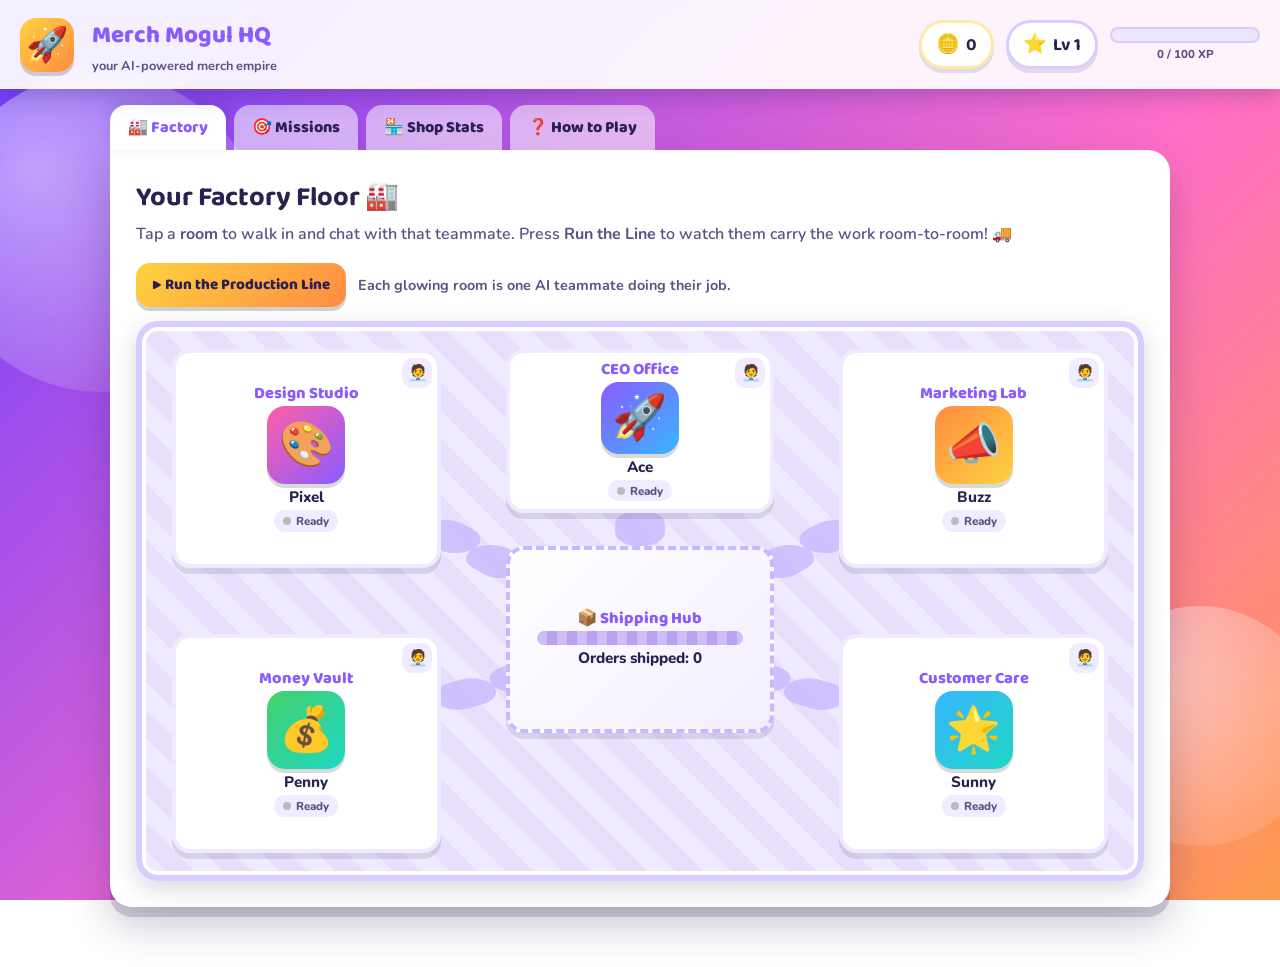
<file: index.html>
<!DOCTYPE html>
<html lang="en">
<head>
  <meta charset="UTF-8" />
  <meta name="viewport" content="width=device-width, initial-scale=1.0" />
  <title>Merch Mogul HQ 🚀</title>
  <link rel="preconnect" href="https://fonts.googleapis.com" />
  <link rel="preconnect" href="https://fonts.gstatic.com" crossorigin />
  <link href="https://fonts.googleapis.com/css2?family=Baloo+2:wght@500;700;800&family=Nunito:wght@400;600;700;800&display=swap" rel="stylesheet" />
  <link rel="stylesheet" href="styles.css" />
</head>
<body>
  <!-- Animated background bubbles -->
  <div class="bg-bubbles" aria-hidden="true"></div>

  <!-- ===== TOP BAR / HUD ===== -->
  <header class="hud">
    <div class="hud-left">
      <div class="logo">🚀</div>
      <div class="shop-name-wrap">
        <input id="shopName" class="shop-name" maxlength="22" value="Merch Mogul HQ" title="Click to rename your shop!" />
        <span class="shop-tag">your AI-powered merch empire</span>
      </div>
    </div>

    <div class="hud-right">
      <div class="stat coins" title="Coins you've earned">
        <span class="stat-icon">🪙</span>
        <span id="coins">0</span>
      </div>
      <div class="stat level" title="Your business level">
        <span class="stat-icon">⭐</span>
        <span>Lv <b id="level">1</b></span>
      </div>
      <div class="xpbar-wrap" title="Earn XP to level up!">
        <div class="xpbar"><div id="xpfill" class="xpfill"></div></div>
        <span id="xptext" class="xptext">0 / 100 XP</span>
      </div>
    </div>
  </header>

  <!-- ===== TAB NAV ===== -->
  <nav class="tabs">
    <button class="tab active" data-tab="team">🏭 Factory</button>
    <button class="tab" data-tab="missions">🎯 Missions</button>
    <button class="tab" data-tab="shop">🏪 Shop Stats</button>
    <button class="tab" data-tab="help">❓ How to Play</button>
  </nav>

  <main class="stage">
    <!-- ===== FACTORY TAB ===== -->
    <section id="tab-team" class="panel active">
      <h2 class="panel-title">Your Factory Floor 🏭</h2>
      <p class="panel-sub">Tap a <b>room</b> to walk in and chat with that teammate. Press <b>Run the Line</b> to watch them carry the work room-to-room! 🚚</p>
      <div class="factory-bar">
        <button id="runLineBtn" class="btn btn-primary">▶ Run the Production Line</button>
        <span class="factory-hint">Each glowing room is one AI teammate doing their job.</span>
      </div>
      <div id="factory" class="factory"><!-- rooms injected by app.js --></div>
    </section>

    <!-- ===== MISSIONS TAB ===== -->
    <section id="tab-missions" class="panel">
      <h2 class="panel-title">Mission Board 🎯</h2>
      <p class="panel-sub">Complete missions to earn coins and XP. Ask a teammate for help, then mark it done!</p>
      <div id="missionList" class="mission-list"><!-- missions injected --></div>
    </section>

    <!-- ===== SHOP STATS TAB ===== -->
    <section id="tab-shop" class="panel">
      <h2 class="panel-title">Shop Stats 🏪</h2>
      <p class="panel-sub">Watch your empire grow. These numbers go up as you play and complete missions!</p>
      <div class="stats-grid">
        <div class="stat-card"><div class="stat-card-icon">🪙</div><div class="stat-card-num" id="s-coins">0</div><div class="stat-card-label">Coins</div></div>
        <div class="stat-card"><div class="stat-card-icon">⭐</div><div class="stat-card-num" id="s-level">1</div><div class="stat-card-label">Level</div></div>
        <div class="stat-card"><div class="stat-card-icon">🏆</div><div class="stat-card-num" id="s-missions">0</div><div class="stat-card-label">Missions Done</div></div>
        <div class="stat-card"><div class="stat-card-icon">💬</div><div class="stat-card-num" id="s-chats">0</div><div class="stat-card-label">Ideas Discussed</div></div>
        <div class="stat-card"><div class="stat-card-icon">📦</div><div class="stat-card-num" id="s-products">0</div><div class="stat-card-label">Products Saved</div></div>
        <div class="stat-card"><div class="stat-card-icon">🔥</div><div class="stat-card-num" id="s-streak">0</div><div class="stat-card-label">Day Streak</div></div>
      </div>

      <div class="ideabox">
        <h3>💡 Idea Vault</h3>
        <p class="panel-sub">Save your best product ideas here so you never forget them.</p>
        <div class="idea-add">
          <input id="ideaInput" placeholder="e.g. Glow-in-the-dark cat stickers" maxlength="80" />
          <button id="ideaAddBtn" class="btn btn-primary">＋ Save Idea</button>
        </div>
        <ul id="ideaList" class="idea-list"></ul>
      </div>

      <button id="resetBtn" class="btn btn-ghost danger">🗑️ Reset Game (start over)</button>
    </section>

    <!-- ===== HELP TAB ===== -->
    <section id="tab-help" class="panel">
      <h2 class="panel-title">How to Play ❓</h2>
      <div class="help-cards">
        <div class="help-card"><span class="help-emoji">👥</span><b>Meet your team</b><p>You have 5 AI teammates. Each is good at a different job — design, marketing, customer help, money, and big plans.</p></div>
        <div class="help-card"><span class="help-emoji">💬</span><b>Chat with them</b><p>Tap a teammate and ask anything about your shop. They'll give you real ideas! Every chat earns XP.</p></div>
        <div class="help-card"><span class="help-emoji">🧑‍💼</span><b>Give them jobs</b><p>Press "Assign Job" to put a teammate to work on something. Their status changes to show what they're doing.</p></div>
        <div class="help-card"><span class="help-emoji">🎯</span><b>Do missions</b><p>The Mission Board gives you challenges. Finish them to earn coins and level up your empire.</p></div>
        <div class="help-card"><span class="help-emoji">⭐</span><b>Level up</b><p>Earn XP from chatting and missions. Fill the bar to reach the next level. How high can you go?</p></div>
        <div class="help-card"><span class="help-emoji">🛟</span><b>Stay safe</b><p>Your teammates never ask for private info. For anything that costs money, always ask a parent first!</p></div>
      </div>
      <div class="parent-note">
        <b>👋 Note for parents:</b> The AI teammates are powered by OpenAI and have built-in kid-safety rules. Set your <code>OPENAI_API_KEY</code> in Vercel to turn them on. See the README for the 5-minute setup.
      </div>
    </section>
  </main>

  <!-- ===== CHAT DRAWER ===== -->
  <div id="chatOverlay" class="chat-overlay" hidden></div>
  <aside id="chatDrawer" class="chat-drawer" hidden aria-hidden="true">
    <div class="chat-head" id="chatHead">
      <button id="chatClose" class="chat-close" aria-label="Close chat">✕</button>
      <div class="chat-avatar" id="chatAvatar">🎨</div>
      <div>
        <div class="chat-name" id="chatName">Pixel</div>
        <div class="chat-role" id="chatRole">Design Director</div>
      </div>
    </div>
    <div id="chatMessages" class="chat-messages"></div>
    <div class="chat-quick" id="chatQuick"></div>
    <form id="chatForm" class="chat-input">
      <input id="chatField" placeholder="Ask your teammate something…" autocomplete="off" />
      <button type="submit" class="btn btn-primary" id="chatSend">Send ➤</button>
    </form>
  </aside>

  <!-- ===== ASSIGN JOB MODAL ===== -->
  <div id="assignOverlay" class="modal-overlay" hidden>
    <div class="modal">
      <h3 id="assignTitle">Assign a Job 🧑‍💼</h3>
      <p class="panel-sub">What should this teammate work on?</p>
      <div id="assignOptions" class="assign-options"></div>
      <div class="modal-actions">
        <button id="assignCancel" class="btn btn-ghost">Cancel</button>
      </div>
    </div>
  </div>

  <!-- ===== TOAST + CONFETTI ===== -->
  <div id="toast" class="toast" hidden></div>
  <canvas id="confetti" class="confetti" hidden></canvas>

  <script src="app.js"></script>
</body>
</html>
</file>
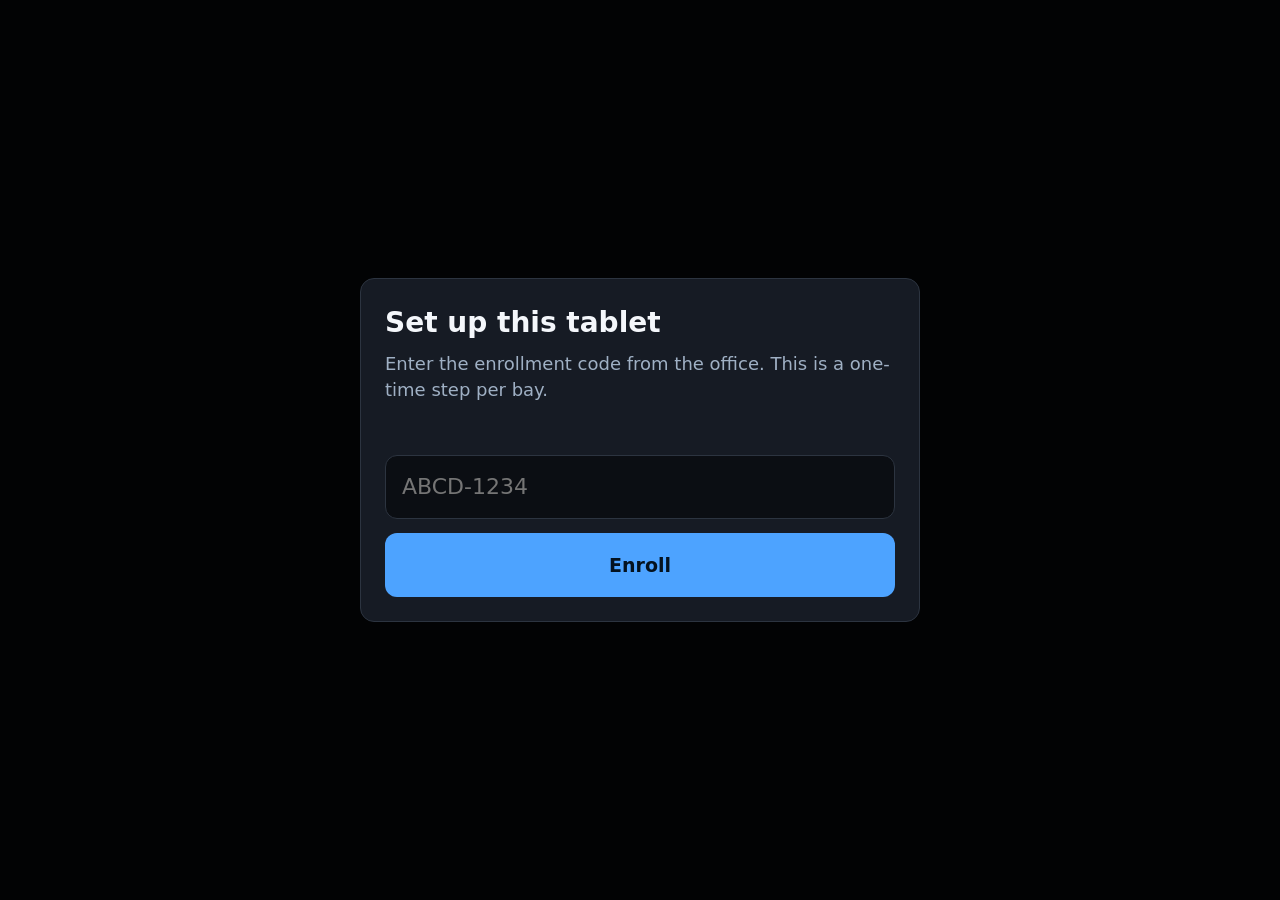
<file: shop-voice/public_html/bay/index.html>
<!doctype html>
<html lang="en">
<head>
<meta charset="utf-8">
<meta name="viewport" content="width=device-width, initial-scale=1, viewport-fit=cover, user-scalable=no">
<meta name="theme-color" content="#0b0e13">
<title>Shybes Bay</title>
<link rel="icon" href="icon.svg" type="image/svg+xml">
<link rel="apple-touch-icon" href="icon.svg">
<link rel="manifest" href="manifest.webmanifest">
<link rel="stylesheet" href="styles.css">
</head>
<body>

<!-- Enrollment: a tablet trades a one-time code for a device token. The
     Shopmonkey token stays on the server and never comes near this screen. -->
<div class="overlay center" id="enrollView">
  <div class="panel">
    <h1>Set up this tablet</h1>
    <p>Enter the enrollment code from the office. This is a one-time step per bay.</p>
    <div class="err" id="enrollErr"></div>
    <input type="text" id="enrollCode" placeholder="ABCD-1234" autocapitalize="characters" autocomplete="off">
    <button class="btn primary" id="enrollBtn" style="width:100%">Enroll</button>
  </div>
</div>

<!-- Shift start: pick a user. Identity is the Shopmonkey user id. -->
<div class="overlay center hidden" id="loginView">
  <div class="panel">
    <h1>Who's on this bay?</h1>
    <p>Sign in at shift start. Whoever speaks next can claim the tablet by voice.</p>
    <div class="err" id="loginErr"></div>
    <div class="stack" id="userList"></div>
  </div>
</div>

<!-- PIN, for the first high-risk write after a voice switch. -->
<div class="overlay center hidden" id="pinView">
  <div class="panel">
    <h1 id="pinTitle">Confirm it's you</h1>
    <p>A voice switch gets reads and notes straight away. Changing the order takes a PIN.</p>
    <div class="err" id="pinErr"></div>
    <input type="password" id="pinInput" inputmode="numeric" placeholder="••••" autocomplete="off">
    <div class="stack">
      <button class="btn primary" id="pinBtn">Unlock</button>
      <button class="btn no" id="pinCancel">Cancel</button>
    </div>
  </div>
</div>

<!-- The bay screen -->
<div id="appView" class="hidden" style="display:flex;flex-direction:column;height:100%">
  <header>
    <div class="ro none" id="hdrRo">No RO loaded</div>
    <div class="vehicle" id="hdrVehicle">Say a repair order number, a plate, or a name</div>
    <div class="who" id="hdrWho"><span class="dot" id="hdrDot"></span><span id="hdrUser">—</span></div>
  </header>

  <div class="strip hidden" id="strip"></div>

  <main id="main"></main>

  <div class="actions">
    <button class="action" data-sheet="diagrams"><span class="icon">⚡</span>Diagrams</button>
    <button class="action" data-sheet="history"><span class="icon">🕓</span>History<span class="count" id="historyCount"></span></button>
    <button class="action" data-sheet="notes"><span class="icon">📝</span>Notes<span class="count" id="notesCount"></span></button>
  </div>

  <!-- Voice bar: wake state, live transcript, confirmation prompts. -->
  <div class="voice" id="voiceBar">
    <button class="ptt" id="pttBtn" title="Hold to talk">🎙</button>
    <div class="voice-body">
      <div class="wake-state" id="wakeState">Hold the mic to talk</div>
      <div class="transcript dim" id="transcript">Ready.</div>
    </div>
    <button class="wake-toggle" id="wakeToggle">Wake word: off</button>
  </div>

  <!-- Low-risk: spoken readback, then a yes. -->
  <div class="voice confirm hidden" id="confirmVoice">
    <button class="ptt" style="background:var(--amber)" id="confirmSpeakBtn">🔊</button>
    <div class="confirm-text">
      <span id="confirmText"></span>
      <span class="hint" id="confirmHint">Say “yes” — or tap.</span>
    </div>
    <button class="btn yes" id="confirmYes">Yes</button>
    <button class="btn no" id="confirmNo">No</button>
  </div>

  <!-- High-risk: a spoken yes is never sufficient. -->
  <div class="voice confirm tap hidden" id="confirmTap">
    <button class="ptt" style="background:var(--red)">!</button>
    <div class="confirm-text">
      <span id="tapText"></span>
      <span class="hint">This one needs a tap. Voice can't confirm it.</span>
    </div>
    <button class="btn danger" id="tapConfirm">Confirm</button>
    <button class="btn no" id="tapCancel">Cancel</button>
  </div>
</div>

<!-- Sheet -->
<div class="overlay hidden" id="sheetView">
  <div class="sheet">
    <header><h2 id="sheetTitle"></h2><button class="btn no" id="sheetClose">Close</button></header>
    <div class="sheet-body" id="sheetBody"></div>
  </div>
</div>

<script src="app.js"></script>
</body>
</html>
</file>
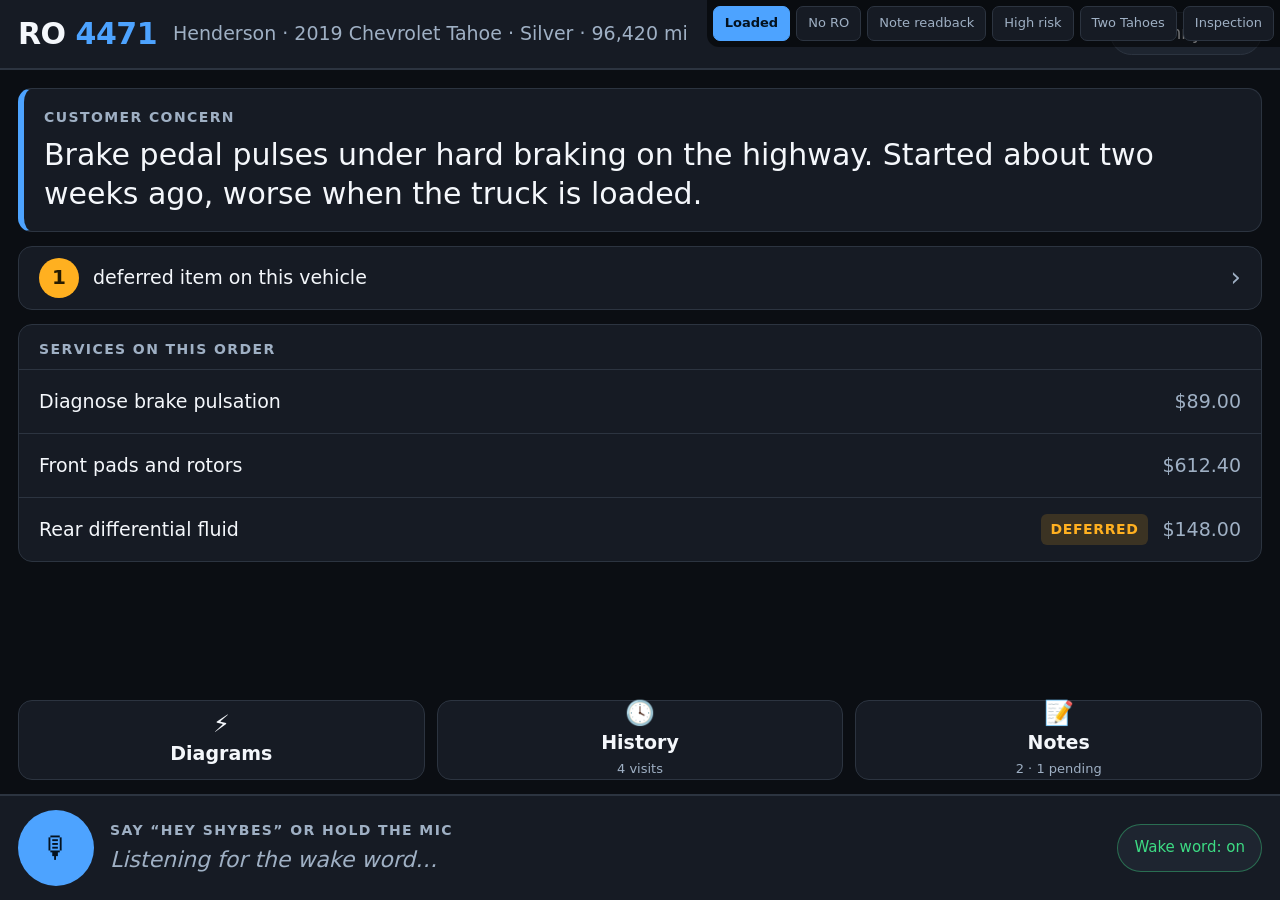
<file: shop-voice/bay-ui-mockup.html>
<!doctype html>
<html lang="en">
<head>
<meta charset="utf-8">
<meta name="viewport" content="width=device-width, initial-scale=1, viewport-fit=cover">
<title>Bay UI mockup — Shop Voice Assistant</title>
<style>
/*
  §11 Bay UI — read at arm's length, greasy fingers, bad lighting.

  Decisions worth arguing with before anything gets built:
   - dark ground, because bay lighting is overhead and a white screen glares;
   - nothing below 17px, concern text at 30px;
   - every touch target at least 64px tall — a gloved thumb is not a mouse;
   - the header never scrolls away. It is what stops a note landing in the
     wrong car, so it is not allowed to be off screen, ever.
*/
:root {
  --bg: #0b0e13;
  --panel: #161b24;
  --panel-2: #1e2530;
  --line: #2c3440;
  --ink: #f4f7fb;
  --ink-dim: #9fb0c4;
  --accent: #4da3ff;
  --amber: #ffb020;
  --red: #ff5c5c;
  --green: #3ddc84;
  --radius: 14px;
  --tap: 64px;
}
* { box-sizing: border-box; margin: 0; padding: 0; -webkit-tap-highlight-color: transparent; }
html, body { height: 100%; }
body {
  background: var(--bg);
  color: var(--ink);
  font: 400 18px/1.45 system-ui, -apple-system, "Segoe UI", Roboto, sans-serif;
  display: flex;
  flex-direction: column;
  overflow: hidden;
}

/* 1. PERSISTENT HEADER — always visible. Non-negotiable. */
header {
  background: var(--panel);
  border-bottom: 2px solid var(--line);
  padding: 12px 18px;
  display: flex;
  align-items: center;
  gap: 16px;
  flex-shrink: 0;
}
.ro {
  font-size: 30px;
  font-weight: 700;
  letter-spacing: -0.5px;
  white-space: nowrap;
}
.ro .num { color: var(--accent); }
.vehicle { font-size: 19px; color: var(--ink-dim); white-space: nowrap; overflow: hidden; text-overflow: ellipsis; }
.who {
  margin-left: auto;
  display: flex;
  align-items: center;
  gap: 10px;
  background: var(--panel-2);
  border: 1px solid var(--line);
  border-radius: 999px;
  padding: 8px 16px;
  font-size: 17px;
  white-space: nowrap;
}
.dot { width: 10px; height: 10px; border-radius: 50%; background: var(--green); flex-shrink: 0; }
.no-ro { color: var(--amber); font-size: 26px; font-weight: 700; }

main { flex: 1; overflow-y: auto; padding: 18px; display: flex; flex-direction: column; gap: 14px; }

/* 2. CUSTOMER CONCERN — the most prominent element on the screen. */
.concern {
  background: var(--panel);
  border: 1px solid var(--line);
  border-left: 6px solid var(--accent);
  border-radius: var(--radius);
  padding: 18px 20px;
}
.concern h2 {
  font-size: 14px;
  text-transform: uppercase;
  letter-spacing: 1.4px;
  color: var(--ink-dim);
  font-weight: 600;
  margin-bottom: 8px;
}
.concern p { font-size: 30px; line-height: 1.3; font-weight: 500; }

/* 3. DEFERRED WORK — one line, tappable count badge. Visible, not competing. */
.deferred {
  display: flex;
  align-items: center;
  gap: 14px;
  min-height: var(--tap);
  padding: 0 20px;
  background: var(--panel);
  border: 1px solid var(--line);
  border-radius: var(--radius);
  cursor: pointer;
  font-size: 19px;
}
.deferred:active { background: var(--panel-2); }
.badge {
  background: var(--amber);
  color: #241a00;
  font-weight: 800;
  font-size: 20px;
  min-width: 40px;
  height: 40px;
  border-radius: 20px;
  display: grid;
  place-items: center;
  padding: 0 12px;
}
.chev { margin-left: auto; color: var(--ink-dim); font-size: 26px; }

/* 4. SERVICES */
.services { background: var(--panel); border: 1px solid var(--line); border-radius: var(--radius); overflow: hidden; }
.services h2 {
  font-size: 14px; text-transform: uppercase; letter-spacing: 1.4px;
  color: var(--ink-dim); font-weight: 600; padding: 14px 20px 10px;
}
.service {
  display: flex; align-items: center; gap: 14px;
  min-height: var(--tap); padding: 10px 20px;
  border-top: 1px solid var(--line); font-size: 19px;
}
.service .name { flex: 1; }
.service .tag {
  font-size: 14px; font-weight: 700; letter-spacing: 0.6px; text-transform: uppercase;
  padding: 5px 10px; border-radius: 6px;
}
.tag.deferred-tag { background: rgba(255,176,32,.16); color: var(--amber); }
.tag.declined { background: rgba(255,92,92,.16); color: var(--red); }
.money { color: var(--ink-dim); font-variant-numeric: tabular-nums; }

/* 5. ACTION ROW — reachable without scrolling, so it lives outside <main>. */
.actions { display: flex; gap: 12px; padding: 0 18px 14px; flex-shrink: 0; }
.action {
  flex: 1; min-height: 78px;
  background: var(--panel); border: 1px solid var(--line); border-radius: var(--radius);
  color: var(--ink); font: inherit; font-size: 19px; font-weight: 600;
  display: flex; flex-direction: column; align-items: center; justify-content: center; gap: 4px;
  cursor: pointer;
}
.action:active { background: var(--panel-2); border-color: var(--accent); }
.action .icon { font-size: 24px; line-height: 1; }
.action .count { font-size: 13px; color: var(--ink-dim); font-weight: 500; }

/* 6. VOICE BAR — wake state, live transcript, confirmation prompts. */
.voice {
  background: var(--panel); border-top: 2px solid var(--line);
  padding: 14px 18px; display: flex; align-items: center; gap: 16px;
  min-height: 92px; flex-shrink: 0;
}
.ptt {
  width: 76px; height: 76px; border-radius: 50%; flex-shrink: 0;
  background: var(--accent); border: none; color: #04121f;
  font-size: 30px; cursor: pointer; display: grid; place-items: center;
}
.ptt:active { transform: scale(0.95); }
.voice-body { flex: 1; min-width: 0; }
.wake-state { font-size: 14px; text-transform: uppercase; letter-spacing: 1.4px; color: var(--ink-dim); font-weight: 600; }
.wake-state.live { color: var(--green); }
.transcript { font-size: 22px; margin-top: 3px; overflow: hidden; text-overflow: ellipsis; white-space: nowrap; }
.transcript.dim { color: var(--ink-dim); font-style: italic; }
.wake-toggle {
  background: var(--panel-2); border: 1px solid var(--line); border-radius: 999px;
  color: var(--ink-dim); font: inherit; font-size: 15px; padding: 12px 16px; cursor: pointer; white-space: nowrap;
}
.wake-toggle.on { color: var(--green); border-color: rgba(61,220,132,.4); }

/* Confirmation states replace the voice bar rather than floating over it:
   a modal a greasy thumb can dismiss by accident is worse than no modal. */
.confirm { background: var(--panel-2); border-top: 3px solid var(--amber); }
.confirm.tap { border-top-color: var(--red); }
.confirm-text { flex: 1; font-size: 21px; }
.confirm-text .hint { display: block; font-size: 15px; color: var(--ink-dim); margin-top: 3px; }
.btn {
  min-height: var(--tap); padding: 0 26px; border-radius: 12px; border: none;
  font: inherit; font-size: 19px; font-weight: 700; cursor: pointer; white-space: nowrap;
}
.btn.yes { background: var(--green); color: #04200f; }
.btn.no { background: var(--panel); color: var(--ink); border: 1px solid var(--line); }
.btn.danger { background: var(--red); color: #2a0505; }

/* Sheets */
.sheet-backdrop {
  position: fixed; inset: 0; background: rgba(0,0,0,.72);
  display: none; align-items: flex-end; z-index: 20;
}
.sheet-backdrop.open { display: flex; }
.sheet {
  background: var(--panel); width: 100%; max-height: 82%;
  border-radius: 20px 20px 0 0; border-top: 1px solid var(--line);
  display: flex; flex-direction: column;
}
.sheet header { background: transparent; border-bottom: 1px solid var(--line); }
.sheet h2 { font-size: 24px; font-weight: 700; }
.sheet-body { overflow-y: auto; padding: 8px 18px 18px; }
.close { margin-left: auto; background: var(--panel-2); border: 1px solid var(--line); color: var(--ink); font: inherit; font-size: 17px; min-height: 52px; padding: 0 20px; border-radius: 12px; cursor: pointer; }
.row { padding: 16px 4px; border-bottom: 1px solid var(--line); font-size: 19px; min-height: var(--tap); display: flex; align-items: center; gap: 14px; }
.row:last-child { border-bottom: none; }
.row .when { color: var(--ink-dim); font-size: 17px; white-space: nowrap; }
.row .odo { margin-left: auto; color: var(--ink-dim); font-variant-numeric: tabular-nums; white-space: nowrap; }
.note-row { display: block; }
.note-row .meta { font-size: 15px; color: var(--ink-dim); margin-bottom: 6px; }
.note-row .verbatim { font-size: 19px; }
.note-row .draft { font-size: 17px; color: var(--ink-dim); border-left: 3px solid var(--line); padding-left: 12px; margin-top: 10px; }
.stage { font-size: 13px; font-weight: 700; text-transform: uppercase; letter-spacing: .8px; padding: 4px 8px; border-radius: 5px; background: rgba(255,176,32,.16); color: var(--amber); }

/* Inspection mode: the sheet ticks off as findings land, so he can glance
   rather than listen (§8). */
.insp-item {
  display: flex; align-items: center; gap: 14px;
  min-height: 58px; padding: 8px 4px; border-bottom: 1px solid var(--line); font-size: 19px;
}
.tick { width: 30px; height: 30px; border-radius: 50%; border: 2px solid var(--line); display: grid; place-items: center; flex-shrink: 0; font-size: 17px; }
.tick.done { background: var(--green); border-color: var(--green); color: #04200f; font-weight: 800; }
.tick.yellow { background: var(--amber); border-color: var(--amber); color: #241a00; font-weight: 800; }
.insp-item .val { margin-left: auto; color: var(--ink-dim); font-variant-numeric: tabular-nums; }
.insp-item.pending { color: var(--ink-dim); }

/* Mockup-only scenario switcher. Not part of the design. */
.scenarios { position: fixed; top: 0; right: 0; z-index: 30; display: flex; gap: 6px; padding: 6px; background: rgba(0,0,0,.55); border-bottom-left-radius: 12px; }
.scenarios button { font: inherit; font-size: 13px; padding: 7px 11px; border-radius: 7px; border: 1px solid var(--line); background: var(--panel); color: var(--ink-dim); cursor: pointer; }
.scenarios button.active { background: var(--accent); color: #04121f; border-color: var(--accent); font-weight: 700; }
.hidden { display: none !important; }
</style>
</head>
<body>

<div class="scenarios">
  <button data-scenario="loaded" class="active">Loaded</button>
  <button data-scenario="empty">No RO</button>
  <button data-scenario="confirm">Note readback</button>
  <button data-scenario="tap">High risk</button>
  <button data-scenario="ambiguous">Two Tahoes</button>
  <button data-scenario="inspection">Inspection</button>
</div>

<!-- 1. PERSISTENT HEADER -->
<header>
  <div id="hdrLoaded">
    <div class="ro">RO <span class="num">4471</span></div>
  </div>
  <div id="hdrEmpty" class="no-ro hidden">No RO loaded</div>
  <div class="vehicle" id="hdrVehicle">Henderson · 2019 Chevrolet Tahoe · Silver · 96,420 mi</div>
  <div class="who"><span class="dot"></span><span id="hdrUser">Danny Cole</span></div>
</header>

<main id="main">
  <!-- 2. CUSTOMER CONCERN -->
  <section class="concern" id="concernBlock">
    <h2>Customer concern</h2>
    <p>Brake pedal pulses under hard braking on the highway. Started about two weeks ago, worse when the truck is loaded.</p>
  </section>

  <!-- 3. DEFERRED WORK -->
  <div class="deferred" id="deferredBar">
    <span class="badge">1</span>
    <span>deferred item on this vehicle</span>
    <span class="chev">›</span>
  </div>

  <!-- 4. SERVICES -->
  <section class="services" id="servicesBlock">
    <h2>Services on this order</h2>
    <div class="service"><span class="name">Diagnose brake pulsation</span><span class="money">$89.00</span></div>
    <div class="service"><span class="name">Front pads and rotors</span><span class="money">$612.40</span></div>
    <div class="service"><span class="name">Rear differential fluid</span><span class="tag deferred-tag">Deferred</span><span class="money">$148.00</span></div>
  </section>

  <!-- Ambiguity: candidates as tappable rows -->
  <section class="services hidden" id="candidatesBlock">
    <h2>Which one?</h2>
    <div class="service"><span class="name"><strong>Henderson</strong> · 2019 Tahoe · Silver</span><span class="money">RO 4471</span></div>
    <div class="service"><span class="name"><strong>Wozniak</strong> · 2021 Tahoe · White</span><span class="money">RO 4472</span></div>
  </section>

  <!-- Inspection sheet -->
  <section class="services hidden" id="inspectionBlock">
    <h2>Inspection — call them out in any order</h2>
    <div class="sheet-body" style="padding:0 20px 12px">
      <div class="insp-item"><span class="tick yellow">!</span><span>Front brakes</span><span class="val">4 mm</span></div>
      <div class="insp-item"><span class="tick done">✓</span><span>Battery test</span><span class="val">12.4 V</span></div>
      <div class="insp-item"><span class="tick done">✓</span><span>Left front tire</span><span class="val">7/32</span></div>
      <div class="insp-item pending"><span class="tick"></span><span>Rear brakes</span></div>
      <div class="insp-item pending"><span class="tick"></span><span>Right front tire</span></div>
      <div class="insp-item pending"><span class="tick"></span><span>Engine oil</span></div>
      <div class="insp-item pending"><span class="tick"></span><span>Coolant</span></div>
    </div>
  </section>
</main>

<!-- 5. ACTION ROW — no scrolling required -->
<div class="actions">
  <button class="action" data-sheet="diagrams"><span class="icon">⚡</span>Diagrams</button>
  <button class="action" data-sheet="history"><span class="icon">🕓</span>History<span class="count">4 visits</span></button>
  <button class="action" data-sheet="notes"><span class="icon">📝</span>Notes<span class="count">2 · 1 pending</span></button>
</div>

<!-- 6. VOICE BAR -->
<div class="voice" id="voiceBar">
  <button class="ptt" id="pttBtn" title="Push to talk">🎙</button>
  <div class="voice-body">
    <div class="wake-state" id="wakeState">Say “Hey Shybes” or hold the mic</div>
    <div class="transcript dim" id="transcript">Listening for the wake word…</div>
  </div>
  <button class="wake-toggle on" id="wakeToggle">Wake word: on</button>
</div>

<!-- Low-risk: spoken readback + verbal yes -->
<div class="voice confirm hidden" id="confirmVoice">
  <button class="ptt" style="background:var(--amber)">🔊</button>
  <div class="confirm-text">
    “On RO 4471: left front caliper is possibly sticking. Is that right?”
    <span class="hint">Say “yes” — or tap. Undo available for 30s after saving.</span>
  </div>
  <button class="btn yes">Yes</button>
  <button class="btn no">No</button>
</div>

<!-- High-risk: a spoken yes is never sufficient -->
<div class="voice confirm tap hidden" id="confirmTap">
  <button class="ptt" style="background:var(--red)">!</button>
  <div class="confirm-text">
    Set RO 4471 to “Ready”?
    <span class="hint">This one needs a tap. Voice can’t confirm a status change.</span>
  </div>
  <button class="btn danger">Confirm</button>
  <button class="btn no">Cancel</button>
</div>

<!-- Sheets -->
<div class="sheet-backdrop" id="backdrop">
  <div class="sheet">
    <header><h2 id="sheetTitle">History</h2><button class="close" id="sheetClose">Close</button></header>
    <div class="sheet-body" id="sheetBody"></div>
  </div>
</div>

<script>
/* Mockup behaviour only — enough to click through, none of it real. */
const $ = (id) => document.getElementById(id);

const sheets = {
  history: ['Brake history', `
    <div class="row"><span>Front pads and rotors</span><span class="when">March 2026</span><span class="odo">88,240 mi</span></div>
    <div class="row"><span>BR-FRT</span><span class="when">last month</span><span class="odo">94,010 mi</span></div>
    <div class="row" style="color:var(--ink-dim)"><span>Spoken: “Brakes, March at 88,240. And again last month at 94,010.”</span></div>
    <div class="row" style="color:var(--ink-dim);font-size:16px"><span>Recorded under three different names in the system. Matched by meaning, not spelling.</span></div>`],
  notes: ['Notes on RO 4471', `
    <div class="row note-row">
      <div class="meta">Danny Cole · today 2:14pm · <span class="stage">Awaiting advisor</span></div>
      <div class="verbatim">“Left front caliper is possibly sticking, pad wear uneven front to back, want a road test before I commit to it.”</div>
      <div class="draft"><strong>Customer draft:</strong> We think the left front brake caliper may be sticking. We would like to road test the vehicle before recommending a repair.</div>
    </div>
    <div class="row note-row">
      <div class="meta">Danny Cole · today 11:02am · approved</div>
      <div class="verbatim">“Road test confirms pulsation under braking from about 50 down.”</div>
    </div>`],
  diagrams: ['Diagrams', `
    <div class="row"><span>Not wired up yet — build step 6. Pull it up on ALLDATA.</span></div>
    <div class="row" style="color:var(--ink-dim);font-size:16px"><span>When built: opens ALLDATA’s own viewer, so zoom, pan and page context survive. We don’t re-render their pages.</span></div>`],
  deferred: ['Deferred work', `
    <div class="row"><span>Rear differential fluid</span><span class="odo">$148.00</span></div>
    <div class="row" style="color:var(--ink-dim);font-size:16px"><span>Recommended at the last visit and not sold. Yellow inspection findings land here too.</span></div>`],
};

function openSheet(key) {
  const [title, body] = sheets[key] || ['—', ''];
  $('sheetTitle').textContent = title;
  $('sheetBody').innerHTML = body;
  $('backdrop').classList.add('open');
}
document.querySelectorAll('[data-sheet]').forEach((el) =>
  el.addEventListener('click', () => openSheet(el.dataset.sheet)));
$('deferredBar').addEventListener('click', () => openSheet('deferred'));
$('sheetClose').addEventListener('click', () => $('backdrop').classList.remove('open'));
$('backdrop').addEventListener('click', (e) => { if (e.target === $('backdrop')) $('backdrop').classList.remove('open'); });

$('wakeToggle').addEventListener('click', (e) => {
  const on = e.target.classList.toggle('on');
  e.target.textContent = 'Wake word: ' + (on ? 'on' : 'off');
  $('wakeState').textContent = on ? 'Say “Hey Shybes” or hold the mic' : 'Push to talk only';
  $('transcript').textContent = on ? 'Listening for the wake word…' : 'Hold the mic to speak.';
});

$('pttBtn').addEventListener('mousedown', () => {
  $('wakeState').classList.add('live');
  $('wakeState').textContent = 'Listening';
  $('transcript').classList.remove('dim');
  $('transcript').textContent = 'when did we last do brakes on this one…';
});
$('pttBtn').addEventListener('mouseup', () => {
  $('wakeState').classList.remove('live');
  $('wakeState').textContent = 'Say “Hey Shybes” or hold the mic';
  $('transcript').classList.add('dim');
  $('transcript').textContent = 'Listening for the wake word…';
});

const show = (id, on) => $(id).classList.toggle('hidden', !on);

const scenarios = {
  loaded:     { ro: true,  concern: true,  services: true,  cands: false, insp: false, bar: 'voice' },
  empty:      { ro: false, concern: false, services: false, cands: false, insp: false, bar: 'voice' },
  confirm:    { ro: true,  concern: true,  services: true,  cands: false, insp: false, bar: 'confirmVoice' },
  tap:        { ro: true,  concern: true,  services: true,  cands: false, insp: false, bar: 'confirmTap' },
  ambiguous:  { ro: false, concern: false, services: false, cands: true,  insp: false, bar: 'voice' },
  inspection: { ro: true,  concern: false, services: false, cands: false, insp: true,  bar: 'voice' },
};

function applyScenario(name) {
  const s = scenarios[name];
  show('hdrLoaded', s.ro);
  show('hdrEmpty', !s.ro);
  $('hdrVehicle').textContent = s.ro
    ? 'Henderson · 2019 Chevrolet Tahoe · Silver · 96,420 mi'
    : 'Say a repair order number, a plate, or a name';
  show('concernBlock', s.concern);
  show('deferredBar', s.concern);
  show('servicesBlock', s.services);
  show('candidatesBlock', s.cands);
  show('inspectionBlock', s.insp);

  show('voiceBar', s.bar === 'voice');
  show('confirmVoice', s.bar === 'confirmVoice');
  show('confirmTap', s.bar === 'confirmTap');

  if (s.cands) {
    $('wakeState').classList.add('live');
    $('transcript').classList.remove('dim');
    $('transcript').textContent = '“I’ve got two Tahoes open — Henderson or Wozniak?”';
  } else if (s.insp) {
    $('wakeState').textContent = 'Inspection open · silence ends the item, not the session';
    $('transcript').textContent = 'front pads four millimetres, yellow ✓ chirp';
    $('transcript').classList.remove('dim');
  } else {
    $('wakeState').classList.remove('live');
    $('wakeState').textContent = 'Say “Hey Shybes” or hold the mic';
    $('transcript').classList.add('dim');
    $('transcript').textContent = 'Listening for the wake word…';
  }
}

document.querySelectorAll('.scenarios button').forEach((btn) => {
  btn.addEventListener('click', () => {
    document.querySelectorAll('.scenarios button').forEach((b) => b.classList.remove('active'));
    btn.classList.add('active');
    applyScenario(btn.dataset.scenario);
  });
});

applyScenario('loaded');
</script>
</body>
</html>
</file>
<file: styles.css>
/* ===== Merch Mogul HQ — kid-friendly, game-style theme ===== */
:root {
  --pink:   #ff5ea8;
  --purple: #8a5cff;
  --blue:   #38b6ff;
  --teal:   #1fd6c4;
  --yellow: #ffd23f;
  --orange: #ff8c42;
  --green:  #43d16b;
  --ink:    #2b2150;
  --ink-soft: #5b5183;
  --card:   #ffffff;
  --bg1:    #6a3cff;
  --bg2:    #ff6ec7;
  --shadow: 0 10px 0 rgba(43, 33, 80, .18), 0 18px 40px rgba(43, 33, 80, .25);
  --radius: 22px;
  font-size: 16px;
}

* { box-sizing: border-box; }
/* The `hidden` attribute must always win, even over our display:grid/flex
   rules on overlays/drawers. Without this, modals show on load and won't close. */
[hidden] { display: none !important; }
html, body { margin: 0; padding: 0; }
body {
  font-family: 'Nunito', system-ui, sans-serif;
  color: var(--ink);
  min-height: 100vh;
  background: linear-gradient(135deg, var(--bg1), var(--bg2) 60%, #ff9a4d);
  background-attachment: fixed;
  overflow-x: hidden;
}
h1,h2,h3,.shop-name,.stat,.chat-name,.btn { font-family: 'Baloo 2', system-ui, sans-serif; }

/* floating bubbles in the background */
.bg-bubbles { position: fixed; inset: 0; z-index: 0; pointer-events: none; overflow: hidden; }
.bg-bubbles::before, .bg-bubbles::after {
  content: ""; position: absolute; border-radius: 50%;
  background: radial-gradient(circle at 30% 30%, rgba(255,255,255,.5), rgba(255,255,255,0));
  animation: float 14s ease-in-out infinite;
}
.bg-bubbles::before { width: 320px; height: 320px; top: 8%; left: -60px; }
.bg-bubbles::after  { width: 240px; height: 240px; bottom: 6%; right: -40px; animation-delay: -6s; }
@keyframes float { 0%,100%{ transform: translateY(0) } 50%{ transform: translateY(-30px) } }

/* ===== HUD / top bar ===== */
.hud {
  position: sticky; top: 0; z-index: 30;
  display: flex; align-items: center; justify-content: space-between; gap: 16px;
  flex-wrap: wrap;
  padding: 14px 20px;
  background: rgba(255,255,255,.92);
  backdrop-filter: blur(8px);
  box-shadow: 0 6px 20px rgba(43,33,80,.25);
}
.hud-left { display: flex; align-items: center; gap: 12px; }
.logo {
  font-size: 34px; width: 54px; height: 54px; display: grid; place-items: center;
  background: linear-gradient(135deg, var(--yellow), var(--orange));
  border-radius: 16px; box-shadow: 0 4px 0 rgba(43,33,80,.2);
  animation: pop 3s ease-in-out infinite;
}
@keyframes pop { 0%,100%{transform:scale(1) rotate(0)} 50%{transform:scale(1.08) rotate(-4deg)} }
.shop-name-wrap { display: flex; flex-direction: column; }
.shop-name {
  font-size: 1.5rem; font-weight: 800; color: var(--purple);
  border: none; background: transparent; padding: 2px 6px; border-radius: 10px;
  max-width: 60vw;
}
.shop-name:hover, .shop-name:focus { background: #f1ecff; outline: none; }
.shop-tag { font-size: .8rem; color: var(--ink-soft); padding-left: 6px; font-weight: 700; }

.hud-right { display: flex; align-items: center; gap: 12px; flex-wrap: wrap; }
.stat {
  display: flex; align-items: center; gap: 6px;
  background: #fff; border: 3px solid #efeaff; border-radius: 999px;
  padding: 6px 14px; font-size: 1.1rem; font-weight: 700; color: var(--ink);
  box-shadow: 0 4px 0 rgba(43,33,80,.12);
}
.stat .stat-icon { font-size: 1.2rem; }
.stat.coins { border-color: #ffe9a8; }
.stat.level { border-color: #d9ccff; }
.xpbar-wrap { display: flex; flex-direction: column; gap: 3px; min-width: 150px; }
.xpbar { height: 16px; background: #ece7ff; border-radius: 999px; overflow: hidden; border: 2px solid #d9ccff; }
.xpfill {
  height: 100%; width: 0%;
  background: linear-gradient(90deg, var(--teal), var(--green));
  border-radius: 999px; transition: width .5s cubic-bezier(.2,.9,.3,1.3);
}
.xptext { font-size: .72rem; font-weight: 800; color: var(--ink-soft); text-align: center; }

/* ===== Tabs ===== */
.tabs {
  position: relative; z-index: 10;
  display: flex; gap: 8px; flex-wrap: wrap;
  padding: 16px 20px 0; max-width: 1100px; margin: 0 auto;
}
.tab {
  border: none; cursor: pointer; font-size: 1rem; font-weight: 800;
  font-family: 'Baloo 2', sans-serif;
  padding: 10px 18px; border-radius: 16px 16px 0 0;
  background: rgba(255,255,255,.55); color: var(--ink);
  transition: transform .12s ease, background .15s ease;
}
.tab:hover { transform: translateY(-2px); background: rgba(255,255,255,.8); }
.tab.active { background: #fff; color: var(--purple); box-shadow: 0 -4px 14px rgba(43,33,80,.12); }

/* ===== Stage / panels ===== */
.stage { position: relative; z-index: 5; max-width: 1100px; margin: 0 auto; padding: 0 20px 60px; }
.panel {
  display: none;
  background: #fff; border-radius: 0 var(--radius) var(--radius) var(--radius);
  padding: 26px; box-shadow: var(--shadow);
}
.panel.active { display: block; animation: fadeUp .35s ease; }
@keyframes fadeUp { from { opacity: 0; transform: translateY(10px); } to { opacity: 1; transform: none; } }
.panel-title { margin: 0 0 4px; font-size: 1.7rem; color: var(--ink); }
.panel-sub { margin: 0 0 18px; color: var(--ink-soft); font-weight: 600; }

/* ===== Agent cards ===== */
.agent-grid { display: grid; grid-template-columns: repeat(auto-fill, minmax(240px,1fr)); gap: 18px; }
.agent-card {
  position: relative; border-radius: 20px; padding: 18px; color: #fff;
  box-shadow: var(--shadow); overflow: hidden;
  transition: transform .15s ease;
}
.agent-card:hover { transform: translateY(-4px); }
.agent-card::after {
  content: ""; position: absolute; right: -30px; top: -30px;
  width: 120px; height: 120px; background: rgba(255,255,255,.16); border-radius: 50%;
}
.agent-emoji {
  font-size: 46px; width: 76px; height: 76px; display: grid; place-items: center;
  background: rgba(255,255,255,.25); border-radius: 20px; margin-bottom: 10px;
}
.agent-name { font-size: 1.4rem; font-weight: 800; font-family: 'Baloo 2'; }
.agent-role { font-size: .9rem; font-weight: 800; opacity: .9; margin-bottom: 8px; }
.agent-desc { font-size: .9rem; font-weight: 600; opacity: .95; min-height: 38px; }
.agent-status {
  display: inline-flex; align-items: center; gap: 6px; margin: 10px 0;
  background: rgba(0,0,0,.18); padding: 5px 12px; border-radius: 999px;
  font-size: .82rem; font-weight: 800;
}
.agent-status .dot { width: 9px; height: 9px; border-radius: 50%; background: #aef; }
.agent-status.working .dot { background: var(--yellow); animation: blink 1s infinite; }
@keyframes blink { 50% { opacity: .3; } }
.agent-actions { display: flex; gap: 8px; margin-top: 6px; }

/* ===== Buttons ===== */
.btn {
  border: none; cursor: pointer; font-weight: 800; font-family: 'Baloo 2', sans-serif;
  padding: 10px 16px; border-radius: 14px; font-size: .95rem;
  transition: transform .1s ease, filter .15s ease; color: var(--ink);
  box-shadow: 0 4px 0 rgba(0,0,0,.18);
}
.btn:active { transform: translateY(3px); box-shadow: 0 1px 0 rgba(0,0,0,.18); }
.btn-primary { background: linear-gradient(135deg, var(--yellow), var(--orange)); color: var(--ink); }
.btn-light { background: rgba(255,255,255,.9); color: var(--ink); }
.btn-ghost { background: #f1ecff; color: var(--purple); box-shadow: 0 4px 0 #d9ccff; }
.btn-ghost.danger { background: #ffe3e3; color: #d6455d; box-shadow: 0 4px 0 #ffc2c2; margin-top: 22px; }
.btn:hover { filter: brightness(1.05); }
.btn.full { width: 100%; }

/* ===== Missions ===== */
.mission-list { display: grid; gap: 14px; }
.mission {
  display: flex; align-items: center; gap: 14px; flex-wrap: wrap;
  background: #faf8ff; border: 3px solid #efeaff; border-radius: 18px; padding: 16px;
}
.mission.done { background: #effaf0; border-color: #c7eecd; }
.mission-emoji { font-size: 30px; width: 54px; height: 54px; display: grid; place-items: center; background: #fff; border-radius: 14px; box-shadow: 0 3px 0 rgba(43,33,80,.1); }
.mission-body { flex: 1; min-width: 180px; }
.mission-title { font-weight: 800; font-size: 1.1rem; }
.mission-desc { color: var(--ink-soft); font-weight: 600; font-size: .9rem; }
.mission-reward { font-weight: 800; color: var(--orange); font-size: .85rem; margin-top: 4px; }
.mission-done-badge { color: var(--green); font-weight: 800; }

/* ===== Shop stats ===== */
.stats-grid { display: grid; grid-template-columns: repeat(auto-fill, minmax(150px,1fr)); gap: 14px; margin-bottom: 24px; }
.stat-card { background: linear-gradient(135deg,#fff,#f6f2ff); border: 3px solid #efeaff; border-radius: 18px; padding: 18px; text-align: center; box-shadow: 0 5px 0 rgba(43,33,80,.08); }
.stat-card-icon { font-size: 30px; }
.stat-card-num { font-size: 2rem; font-weight: 800; font-family: 'Baloo 2'; color: var(--purple); }
.stat-card-label { font-weight: 700; color: var(--ink-soft); font-size: .85rem; }

.ideabox { background: #faf8ff; border: 3px dashed #d9ccff; border-radius: 18px; padding: 18px; }
.ideabox h3 { margin: 0 0 4px; font-size: 1.3rem; }
.idea-add { display: flex; gap: 8px; margin: 10px 0; flex-wrap: wrap; }
.idea-add input { flex: 1; min-width: 180px; }
.idea-list { list-style: none; padding: 0; margin: 0; display: grid; gap: 8px; }
.idea-list li { display: flex; align-items: center; justify-content: space-between; gap: 10px; background: #fff; border: 2px solid #efeaff; border-radius: 12px; padding: 10px 14px; font-weight: 700; }
.idea-list li button { border: none; background: #ffe3e3; color: #d6455d; border-radius: 8px; padding: 4px 10px; cursor: pointer; font-weight: 800; }

/* ===== Help ===== */
.help-cards { display: grid; grid-template-columns: repeat(auto-fill, minmax(220px,1fr)); gap: 14px; }
.help-card { background: #faf8ff; border: 3px solid #efeaff; border-radius: 18px; padding: 16px; }
.help-card .help-emoji { font-size: 30px; }
.help-card b { display: block; font-size: 1.1rem; margin: 6px 0 4px; }
.help-card p { margin: 0; color: var(--ink-soft); font-weight: 600; font-size: .9rem; }
.parent-note { margin-top: 20px; background: #fff8e6; border: 3px solid #ffe9a8; border-radius: 16px; padding: 16px; font-weight: 600; color: var(--ink); }
.parent-note code { background: #fff; padding: 2px 6px; border-radius: 6px; font-weight: 800; }

/* shared inputs */
input {
  font-family: 'Nunito', sans-serif; font-size: 1rem; font-weight: 700; color: var(--ink);
  border: 3px solid #efeaff; border-radius: 12px; padding: 10px 14px; outline: none;
}
input:focus { border-color: var(--purple); }

/* ===== Chat drawer ===== */
.chat-overlay { position: fixed; inset: 0; background: rgba(43,33,80,.45); z-index: 40; animation: fade .2s ease; }
@keyframes fade { from { opacity: 0; } to { opacity: 1; } }
.chat-drawer {
  position: fixed; top: 0; right: 0; z-index: 50;
  width: min(440px, 100%); height: 100%;
  background: #fff; display: flex; flex-direction: column;
  box-shadow: -10px 0 40px rgba(43,33,80,.35);
  animation: slideIn .3s cubic-bezier(.2,.9,.3,1.1);
}
@keyframes slideIn { from { transform: translateX(100%); } to { transform: none; } }
.chat-head { display: flex; align-items: center; gap: 12px; padding: 18px; color: #fff; position: relative; }
.chat-close { position: absolute; top: 12px; right: 14px; border: none; background: rgba(255,255,255,.25); color: #fff; width: 34px; height: 34px; border-radius: 50%; font-size: 1.1rem; cursor: pointer; font-weight: 800; }
.chat-avatar { font-size: 34px; width: 58px; height: 58px; display: grid; place-items: center; background: rgba(255,255,255,.25); border-radius: 16px; }
.chat-name { font-size: 1.3rem; font-weight: 800; }
.chat-role { font-size: .85rem; font-weight: 800; opacity: .9; }
.chat-messages { flex: 1; overflow-y: auto; padding: 16px; display: flex; flex-direction: column; gap: 10px; background: #f6f3ff; }
.msg { max-width: 82%; padding: 10px 14px; border-radius: 16px; font-weight: 600; line-height: 1.4; white-space: pre-wrap; }
.msg.bot { align-self: flex-start; background: #fff; border: 2px solid #efeaff; border-bottom-left-radius: 4px; }
.msg.me  { align-self: flex-end; background: linear-gradient(135deg,var(--purple),var(--blue)); color: #fff; border-bottom-right-radius: 4px; }
.msg.typing { color: var(--ink-soft); font-style: italic; }
.dotty span { animation: blink 1.2s infinite; }
.dotty span:nth-child(2){ animation-delay:.2s } .dotty span:nth-child(3){ animation-delay:.4s }
.chat-quick { display: flex; gap: 8px; padding: 8px 12px 0; flex-wrap: wrap; background: #f6f3ff; }
.quick-chip { border: 2px solid #d9ccff; background: #fff; color: var(--purple); border-radius: 999px; padding: 6px 12px; font-weight: 800; font-size: .82rem; cursor: pointer; }
.quick-chip:hover { background: #f1ecff; }
.chat-input { display: flex; gap: 8px; padding: 12px; background: #f6f3ff; border-top: 2px solid #e6dfff; }
.chat-input input { flex: 1; }

/* ===== Assign modal ===== */
.modal-overlay { position: fixed; inset: 0; background: rgba(43,33,80,.45); z-index: 60; display: grid; place-items: center; padding: 20px; animation: fade .2s ease; }
.modal { background: #fff; border-radius: 22px; padding: 24px; width: min(440px,100%); box-shadow: var(--shadow); }
.modal h3 { margin: 0 0 4px; font-size: 1.4rem; }
.assign-options { display: grid; gap: 10px; margin: 14px 0; }
.assign-opt { text-align: left; background: #faf8ff; border: 3px solid #efeaff; border-radius: 14px; padding: 12px 14px; cursor: pointer; font-weight: 800; color: var(--ink); display: flex; align-items: center; gap: 10px; }
.assign-opt:hover { border-color: var(--purple); background: #f1ecff; }
.modal-actions { display: flex; justify-content: flex-end; }

/* ===== Toast + confetti ===== */
.toast {
  position: fixed; left: 50%; bottom: 30px; transform: translateX(-50%) translateY(20px);
  background: var(--ink); color: #fff; padding: 14px 22px; border-radius: 16px;
  font-weight: 800; font-family: 'Baloo 2'; z-index: 80; box-shadow: var(--shadow);
  opacity: 0; transition: opacity .25s ease, transform .25s ease; font-size: 1.05rem;
}
.toast.show { opacity: 1; transform: translateX(-50%) translateY(0); }
.confetti { position: fixed; inset: 0; z-index: 70; pointer-events: none; }

/* ===== Factory floor ===== */
.factory-bar { display: flex; align-items: center; gap: 12px; flex-wrap: wrap; margin-bottom: 14px; }
.factory-hint { color: var(--ink-soft); font-weight: 700; font-size: .9rem; }
.factory {
  position: relative; width: 100%; height: min(560px, 72vh); min-height: 430px;
  border-radius: 22px; overflow: hidden; border: 6px solid #d9ccff;
  background:
    repeating-linear-gradient(45deg, #efeaff 0 20px, #e7dffb 20px 40px);
  box-shadow: inset 0 0 0 4px #fff, 0 8px 24px rgba(43,33,80,.18);
}
.corridors { position: absolute; inset: 0; width: 100%; height: 100%; z-index: 1; }
.corridors line { stroke: #c9b8ff; stroke-width: 5; stroke-linecap: round; stroke-dasharray: 1.5 5; opacity: .8; }

.room {
  position: absolute; z-index: 2; background: #fff; border-radius: 18px;
  border: 4px solid #efeaff; box-shadow: 0 6px 0 rgba(43,33,80,.12);
  padding: 8px; cursor: pointer; overflow: hidden;
  display: flex; flex-direction: column; align-items: center; justify-content: center; gap: 3px;
  transition: transform .12s ease, box-shadow .2s ease, border-color .2s ease;
}
.room:hover { transform: translateY(-3px) scale(1.02); border-color: #c9b8ff; }
.room.receiving { border-color: var(--yellow); box-shadow: 0 0 0 5px var(--yellow), 0 6px 0 rgba(43,33,80,.12); animation: bump .5s ease; }
@keyframes bump { 50% { transform: scale(1.05); } }
.room-name { font-family: 'Baloo 2'; font-weight: 800; color: var(--purple); font-size: clamp(.72rem, 2.1vw, 1.02rem); text-align: center; line-height: 1.1; }
.room-agent { font-size: clamp(26px, 6vw, 44px); width: clamp(50px, 12vw, 78px); height: clamp(50px, 12vw, 78px); display: grid; place-items: center; border-radius: 18px; color: #fff; box-shadow: 0 4px 0 rgba(0,0,0,.15); }
.room-person { font-weight: 800; color: var(--ink); font-size: clamp(.72rem, 2vw, .95rem); }
.room-status { display: inline-flex; align-items: center; gap: 5px; background: #f1ecff; color: var(--ink-soft); padding: 3px 9px; border-radius: 999px; font-size: clamp(.6rem, 1.6vw, .72rem); font-weight: 800; max-width: 96%; overflow: hidden; text-overflow: ellipsis; white-space: nowrap; }
.room-status .dot { width: 8px; height: 8px; border-radius: 50%; background: #bbb; flex: none; }
.room-status.working { background: #fff3cf; color: #8a6d00; }
.room-status.working .dot { background: var(--orange); animation: blink 1s infinite; }
.room-assign { position: absolute; top: 5px; right: 5px; border: none; background: #f1ecff; border-radius: 10px; width: 30px; height: 30px; cursor: pointer; font-size: 1rem; z-index: 4; line-height: 1; }
.room-assign:hover { background: #e2d5ff; }
.room.hub { background: linear-gradient(135deg, #fff, #f3eeff); border-style: dashed; border-color: #c9b8ff; cursor: default; left: 36.5%; top: 40%; width: 27%; height: 34%; }
.room.hub:hover { transform: none; }
.hub-belt { width: 84%; height: 14px; border-radius: 8px; background: repeating-linear-gradient(90deg, #cdbdf5 0 10px, #b9a3f0 10px 20px); }

.traveler {
  position: absolute; z-index: 6; font-size: 26px;
  width: 44px; height: 44px; display: grid; place-items: center;
  background: #fff; border-radius: 50%; box-shadow: 0 6px 16px rgba(43,33,80,.35);
  transform: translate(-50%, -50%);
  transition: left 1s cubic-bezier(.5,.05,.3,1), top 1s cubic-bezier(.5,.05,.3,1);
}
.traveler::after { content: "📦"; position: absolute; bottom: -8px; right: -8px; font-size: 16px; }

@media (max-width: 560px) {
  .hud-right { width: 100%; justify-content: space-between; }
  .xpbar-wrap { flex: 1; }
  .panel { padding: 18px; }
  .factory { height: 66vh; min-height: 420px; }
  .room-person { display: none; }
}
</file>
<file: shop-voice/public_html/bay/styles.css>
/*
  Bay client (§11). Same rules as bay-ui-mockup.html, which is the reviewed
  reference: dark ground against overhead glare, nothing below 17px, every
  touch target at least 64px, and a header that never scrolls away.
*/
:root {
  --bg: #0b0e13;
  --panel: #161b24;
  --panel-2: #1e2530;
  --line: #2c3440;
  --ink: #f4f7fb;
  --ink-dim: #9fb0c4;
  --accent: #4da3ff;
  --amber: #ffb020;
  --red: #ff5c5c;
  --green: #3ddc84;
  --radius: 14px;
  --tap: 64px;
}
* { box-sizing: border-box; margin: 0; padding: 0; -webkit-tap-highlight-color: transparent; }
html, body { height: 100%; overscroll-behavior: none; }
body {
  background: var(--bg); color: var(--ink);
  font: 400 18px/1.45 system-ui, -apple-system, "Segoe UI", Roboto, sans-serif;
  display: flex; flex-direction: column; overflow: hidden;
  user-select: none;
}
.hidden { display: none !important; }

/* Header — current user + loaded RO + vehicle. Always visible. */
header {
  background: var(--panel); border-bottom: 2px solid var(--line);
  padding: 12px 18px; display: flex; align-items: center; gap: 16px; flex-shrink: 0;
}
.ro { font-size: 30px; font-weight: 700; letter-spacing: -0.5px; white-space: nowrap; }
.ro .num { color: var(--accent); }
.ro.none { color: var(--amber); font-size: 25px; }
.vehicle { font-size: 19px; color: var(--ink-dim); overflow: hidden; text-overflow: ellipsis; white-space: nowrap; flex: 1; }
.who {
  display: flex; align-items: center; gap: 10px; background: var(--panel-2);
  border: 1px solid var(--line); border-radius: 999px; padding: 8px 16px;
  font-size: 17px; white-space: nowrap; cursor: pointer;
}
.dot { width: 10px; height: 10px; border-radius: 50%; background: var(--green); flex-shrink: 0; }
.dot.offline { background: var(--amber); }

/* Offline / queue strip — nobody should have to assume a note went through. */
.strip {
  background: rgba(255,176,32,.14); color: var(--amber);
  border-bottom: 1px solid rgba(255,176,32,.3);
  padding: 10px 18px; font-size: 17px; font-weight: 600;
  display: flex; align-items: center; gap: 12px; flex-shrink: 0;
}

main { flex: 1; overflow-y: auto; padding: 18px; display: flex; flex-direction: column; gap: 14px; }

.concern {
  background: var(--panel); border: 1px solid var(--line);
  border-left: 6px solid var(--accent); border-radius: var(--radius); padding: 18px 20px;
}
.label { font-size: 14px; text-transform: uppercase; letter-spacing: 1.4px; color: var(--ink-dim); font-weight: 600; }
.concern p { font-size: 30px; line-height: 1.3; font-weight: 500; margin-top: 8px; }

.deferred {
  display: flex; align-items: center; gap: 14px; min-height: var(--tap); padding: 0 20px;
  background: var(--panel); border: 1px solid var(--line); border-radius: var(--radius);
  cursor: pointer; font-size: 19px;
}
.badge {
  background: var(--amber); color: #241a00; font-weight: 800; font-size: 20px;
  min-width: 40px; height: 40px; border-radius: 20px; display: grid; place-items: center; padding: 0 12px;
}
.chev { margin-left: auto; color: var(--ink-dim); font-size: 26px; }

.card { background: var(--panel); border: 1px solid var(--line); border-radius: var(--radius); overflow: hidden; }
.card > .label { padding: 14px 20px 10px; display: block; }
.row {
  display: flex; align-items: center; gap: 14px; min-height: var(--tap);
  padding: 12px 20px; border-top: 1px solid var(--line); font-size: 19px;
}
.row:first-of-type { border-top: none; }
.row.tappable { cursor: pointer; }
.row.tappable:active { background: var(--panel-2); }
.row .grow { flex: 1; min-width: 0; }
.row .muted { color: var(--ink-dim); font-size: 17px; white-space: nowrap; }
.row .num { color: var(--ink-dim); font-variant-numeric: tabular-nums; white-space: nowrap; }
.tag { font-size: 14px; font-weight: 700; letter-spacing: .6px; text-transform: uppercase; padding: 5px 10px; border-radius: 6px; }
.tag.warn { background: rgba(255,176,32,.16); color: var(--amber); }
.tag.bad { background: rgba(255,92,92,.16); color: var(--red); }
.tag.ok { background: rgba(61,220,132,.16); color: var(--green); }

.note-row { display: block; padding: 16px 20px; border-top: 1px solid var(--line); }
.note-row .meta { font-size: 15px; color: var(--ink-dim); margin-bottom: 6px; display: flex; gap: 10px; align-items: center; }
.note-row .verbatim { font-size: 19px; }
.note-row .draft { font-size: 17px; color: var(--ink-dim); border-left: 3px solid var(--line); padding-left: 12px; margin-top: 10px; }

.insp-item { display: flex; align-items: center; gap: 14px; min-height: 58px; padding: 8px 20px; border-top: 1px solid var(--line); font-size: 19px; }
.insp-item.pending { color: var(--ink-dim); }
.tick { width: 30px; height: 30px; border-radius: 50%; border: 2px solid var(--line); display: grid; place-items: center; flex-shrink: 0; font-size: 17px; }
.tick.green { background: var(--green); border-color: var(--green); color: #04200f; font-weight: 800; }
.tick.yellow { background: var(--amber); border-color: var(--amber); color: #241a00; font-weight: 800; }
.tick.red { background: var(--red); border-color: var(--red); color: #2a0505; font-weight: 800; }
.insp-item .val { margin-left: auto; color: var(--ink-dim); font-variant-numeric: tabular-nums; }

/* Action row — reachable without scrolling, so it sits outside <main>. */
.actions { display: flex; gap: 12px; padding: 0 18px 14px; flex-shrink: 0; }
.action {
  flex: 1; min-height: 78px; background: var(--panel); border: 1px solid var(--line);
  border-radius: var(--radius); color: var(--ink); font: inherit; font-size: 19px; font-weight: 600;
  display: flex; flex-direction: column; align-items: center; justify-content: center; gap: 4px; cursor: pointer;
}
.action:active { background: var(--panel-2); border-color: var(--accent); }
.action .icon { font-size: 24px; line-height: 1; }
.action .count { font-size: 13px; color: var(--ink-dim); font-weight: 500; }

/* Voice bar */
.voice {
  background: var(--panel); border-top: 2px solid var(--line); padding: 14px 18px;
  display: flex; align-items: center; gap: 16px; min-height: 92px; flex-shrink: 0;
}
.voice.listening { border-top-color: var(--green); }
.voice.confirm { background: var(--panel-2); border-top: 3px solid var(--amber); }
.voice.confirm.tap { border-top-color: var(--red); }
.ptt {
  width: 76px; height: 76px; border-radius: 50%; flex-shrink: 0; background: var(--accent);
  border: none; color: #04121f; font-size: 30px; cursor: pointer; display: grid; place-items: center;
}
.ptt:active, .ptt.live { transform: scale(.95); background: var(--green); }
.voice-body { flex: 1; min-width: 0; }
.wake-state { font-size: 14px; text-transform: uppercase; letter-spacing: 1.4px; color: var(--ink-dim); font-weight: 600; }
.wake-state.live { color: var(--green); }
.transcript { font-size: 22px; margin-top: 3px; overflow: hidden; text-overflow: ellipsis; white-space: nowrap; }
.transcript.dim { color: var(--ink-dim); font-style: italic; }
.wake-toggle {
  background: var(--panel-2); border: 1px solid var(--line); border-radius: 999px; color: var(--ink-dim);
  font: inherit; font-size: 15px; padding: 12px 16px; cursor: pointer; white-space: nowrap;
}
.wake-toggle.on { color: var(--green); border-color: rgba(61,220,132,.4); }
.confirm-text { flex: 1; font-size: 21px; min-width: 0; }
.confirm-text .hint { display: block; font-size: 15px; color: var(--ink-dim); margin-top: 3px; }
.btn {
  min-height: var(--tap); padding: 0 26px; border-radius: 12px; border: none;
  font: inherit; font-size: 19px; font-weight: 700; cursor: pointer; white-space: nowrap;
}
.btn.yes { background: var(--green); color: #04200f; }
.btn.no { background: var(--panel); color: var(--ink); border: 1px solid var(--line); }
.btn.danger { background: var(--red); color: #2a0505; }
.btn.primary { background: var(--accent); color: #04121f; }
.btn:disabled { opacity: .5; }

/* Sheets and setup screens */
.overlay { position: fixed; inset: 0; background: rgba(0,0,0,.78); display: flex; align-items: flex-end; z-index: 20; }
.overlay.center { align-items: center; justify-content: center; padding: 24px; }
.sheet { background: var(--panel); width: 100%; max-height: 82%; border-radius: 20px 20px 0 0; border-top: 1px solid var(--line); display: flex; flex-direction: column; }
.sheet > header { background: transparent; }
.sheet h2 { font-size: 24px; font-weight: 700; flex: 1; }
.sheet-body { overflow-y: auto; padding: 4px 0 18px; }
.panel { background: var(--panel); border: 1px solid var(--line); border-radius: var(--radius); padding: 24px; width: 100%; max-width: 560px; }
.panel h1 { font-size: 28px; margin-bottom: 8px; }
.panel p { color: var(--ink-dim); margin-bottom: 18px; }
input[type="text"], input[type="password"], textarea {
  width: 100%; min-height: var(--tap); background: var(--bg); border: 1px solid var(--line);
  border-radius: 12px; color: var(--ink); font: inherit; font-size: 22px; padding: 14px 16px; margin-bottom: 14px;
}
textarea { min-height: 120px; font-size: 19px; resize: vertical; }
.stack { display: flex; flex-direction: column; gap: 12px; }
.stack .btn { width: 100%; }
.err { color: var(--red); font-size: 17px; margin-bottom: 12px; min-height: 22px; }
.toast {
  position: fixed; left: 50%; bottom: 120px; transform: translateX(-50%);
  background: var(--panel-2); border: 1px solid var(--line); border-radius: 12px;
  padding: 14px 22px; font-size: 19px; z-index: 40; max-width: 90%;
}
.toast.warn { border-color: var(--amber); color: var(--amber); }
</file>
